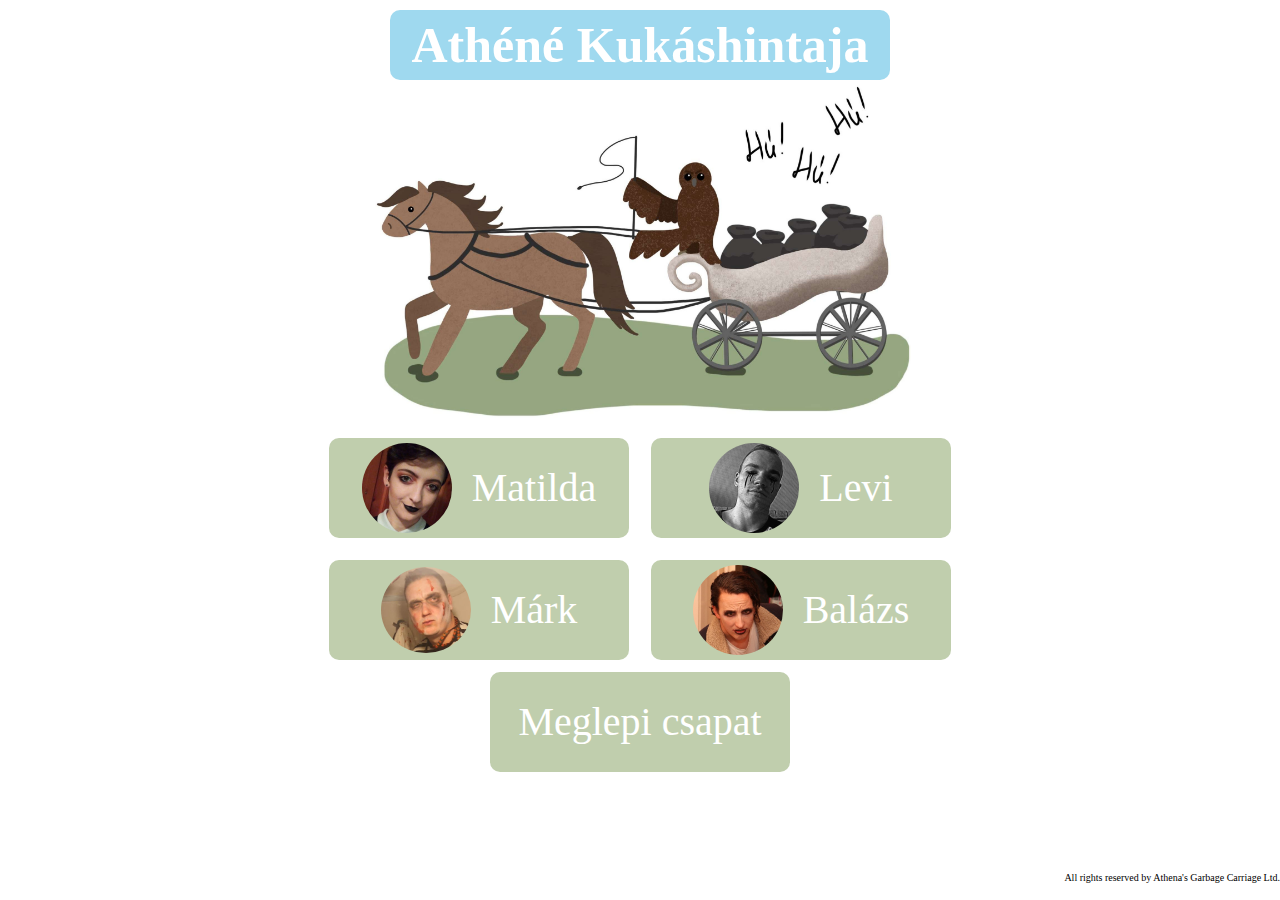
<file: frontend/index.html>
<!DOCTYPE html>
<html lang="en">
  <head>
    <meta charset="UTF-8" />
    <meta http-equiv="X-UA-Compatible" content="IE=edge" />
    <meta name="viewport" content="width=device-width, initial-scale=1.0" />
    <link rel="stylesheet" href="style.css" />
    <title>Athéné Kukáshintaja</title>
  </head>
  <body>
    <div class="title">
      <h1>Athéné Kukáshintaja</h1>
    </div>
    <div class="logo">
      <a href="https://vimeo.com/507491073">
        <img src="pics/logo3.jpg" alt="logo should be here" width="600px"
      /></a>
    </div>
    <table>
      <tr>
        <td>
          <button class="b1">
            <img
              class="img1"
              src="pics/Matilda.jpg"
              width="90px"
              alt="Matilda's pic"
            />

            <p class="p1"><a href="matilda.html">Matilda</a></p>
          </button>
        </td>
        <td>
          <button class="b1">
            <img
              class="img1"
              src="pics/levi.jpg"
              width="90px"
              alt="Levi's pic"
            />
            <p class="p1"><a href="levi.html">Levi</a></p>
          </button>
        </td>
      </tr>
      <tr>
        <td>
          <button class="b1">
            <img
              class="img1"
              src="pics/mark.jpg"
              width="90px"
              alt="Mark's pic"
            />
            <p class="p1"><a href="mark.html">Márk</a></p>
          </button>
        </td>
        <td>
          <button class="b1">
            <img
              class="img1"
              src="pics/balazs.jpg"
              width="90px"
              alt="Balazs's pic"
            />
            <p class="p1"><a href="balazs.html">Balázs</a></p>
          </button>
        </td>
      </tr>
    </table>
    <div class="x2">
      <button class="b2">
        <p class="p1"><a href="masik-csapat.html">Meglepi csapat</a></p>
      </button>
    </div>
    <div class="x3">All rights reserved by Athena's Garbage Carriage Ltd.</div>
  </body>
</html>
</file>
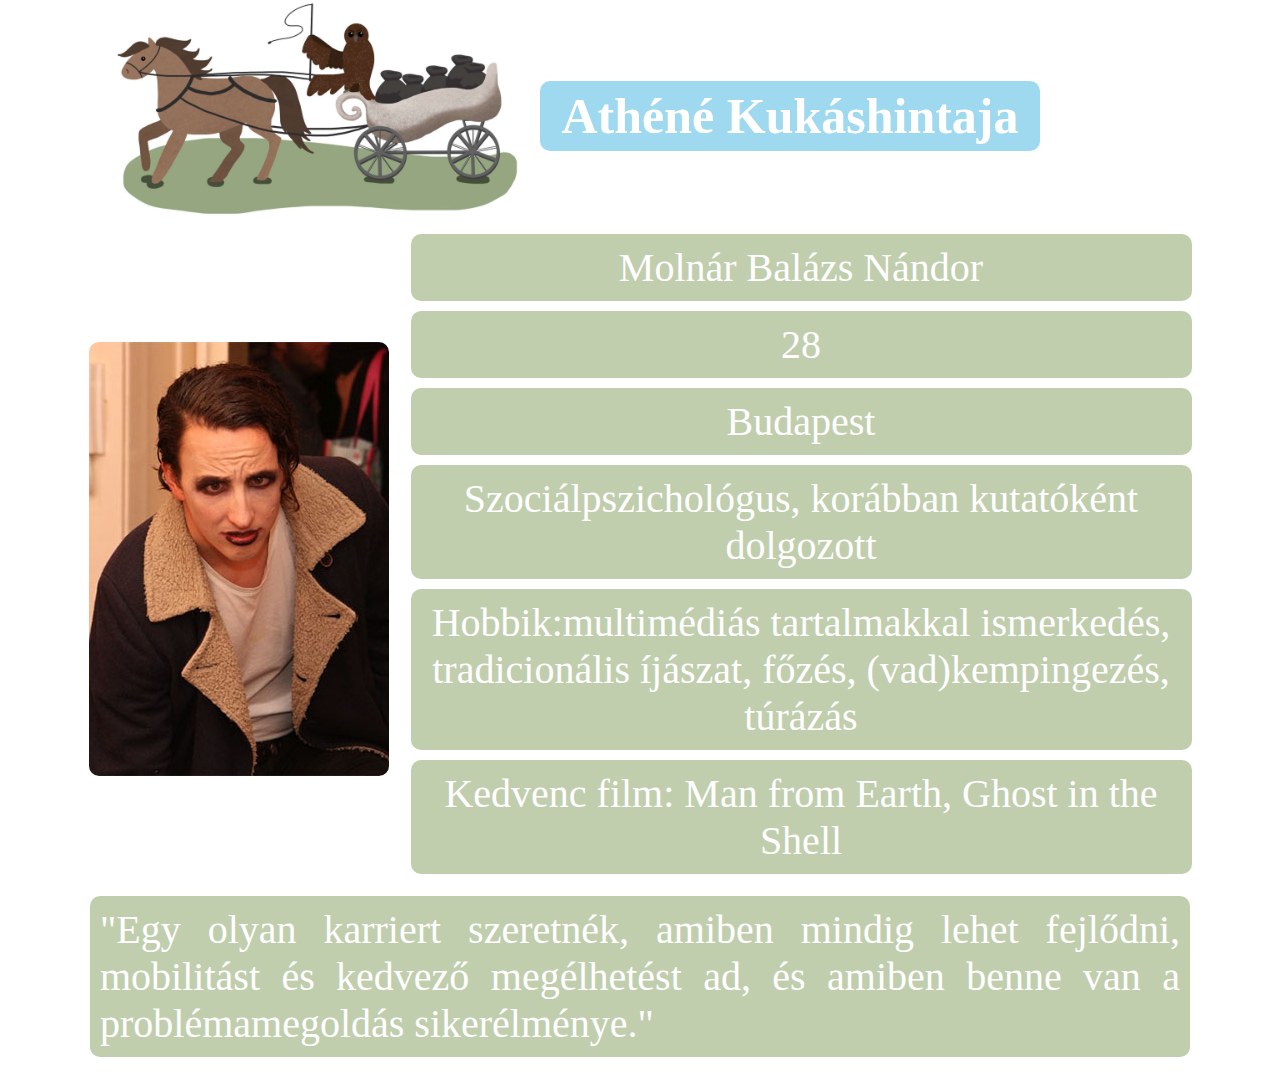
<file: frontend/balazs.html>
<!DOCTYPE html>
<html lang="en">
  <head>
    <meta charset="UTF-8" />
    <meta http-equiv="X-UA-Compatible" content="IE=edge" />
    <meta name="viewport" content="width=device-width, initial-scale=1.0" />
    <link rel="stylesheet" href="style.css" />
    <title>Balázs</title>
  </head>
  <body>
    <span class="title1">
      <a href="index.html">
        <img src="pics/logo2.jpg" alt="logo should be here" width="450px" />
      </a>
      <a href="index.html"><h1>Athéné Kukáshintaja</h1> </a>
    </span>
    <table>
      <tr>
        <td>
          <div class="logo1">
            <img
              class="logo1"
              src="pics/balazs2.jpg"
              width="300px"
              alt="Balazs's pic"
            />
          </div>
        </td>
        <td>
          <p class="p_aloldal">Molnár Balázs Nándor</p>
          <p class="p_aloldal">28</p>
          <p class="p_aloldal">Budapest</p>
          <p class="p_aloldal">
            Szociálpszichológus, korábban kutatóként dolgozott
          </p>
          <p class="p_aloldal">
            Hobbik:multimédiás tartalmakkal ismerkedés, tradicionális íjászat,
            főzés, (vad)kempingezés, túrázás
          </p>
          <p class="p_aloldal">
            Kedvenc film: Man from Earth, Ghost in the Shell
          </p>
        </td>
      </tr>
    </table>
    <div class="logo1">
      <p class="p_aloldal1">
        "Egy olyan karriert szeretnék, amiben mindig lehet fejlődni, mobilitást
        és kedvező megélhetést ad, és amiben benne van a problémamegoldás
        sikerélménye."
      </p>
    </div>
  </body>
</html>
</file>
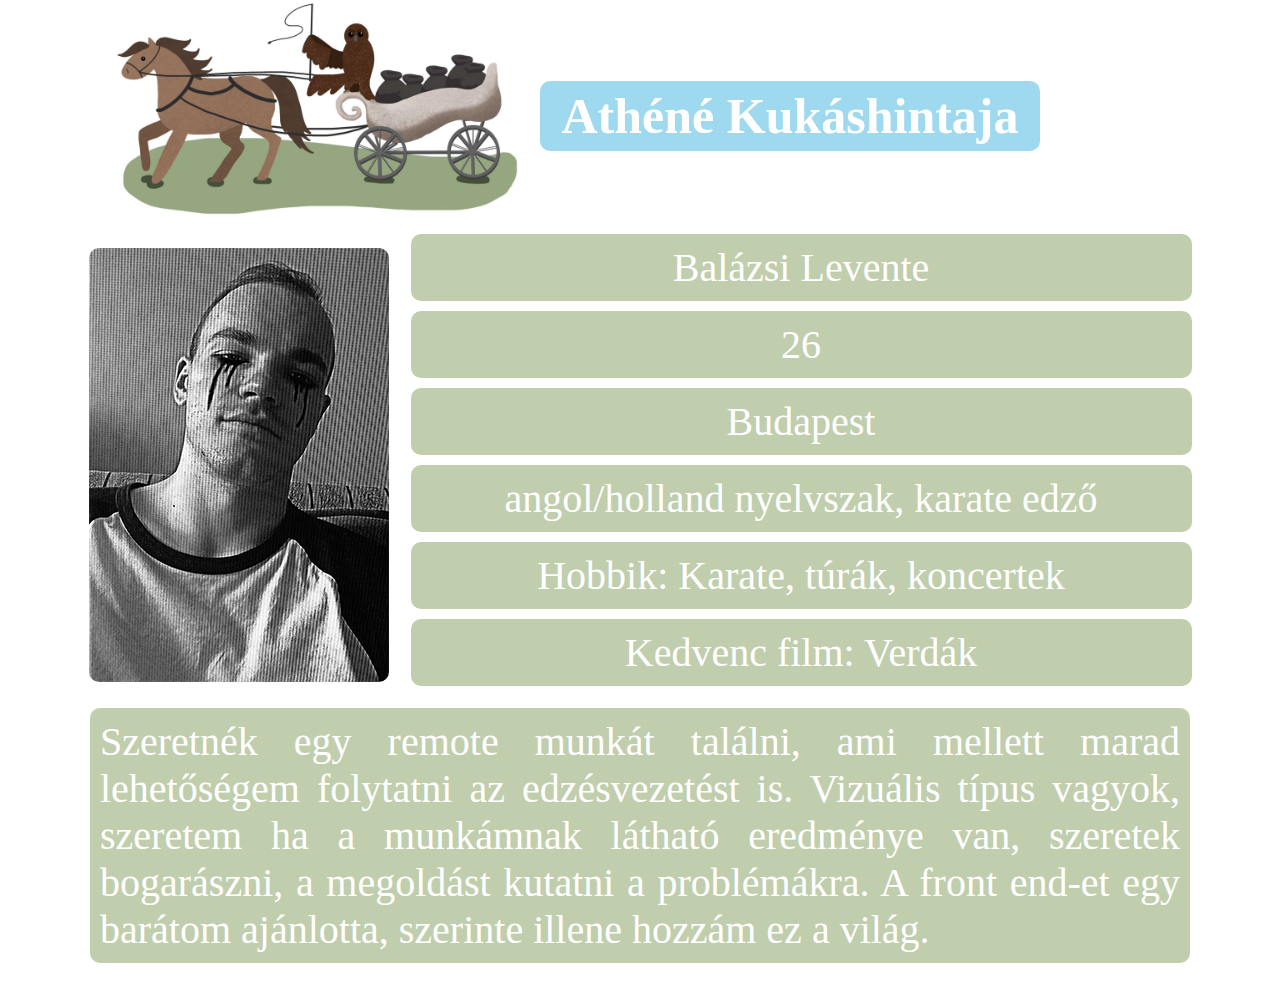
<file: frontend/levi.html>
<!DOCTYPE html>
<html lang="en">
  <head>
    <meta charset="UTF-8" />
    <meta http-equiv="X-UA-Compatible" content="IE=edge" />
    <meta name="viewport" content="width=device-width, initial-scale=1.0" />
    <link rel="stylesheet" href="style.css" />
    <title>Levi</title>
  </head>
  <body>
    <span class="title1">
      <a href="index.html">
        <img src="pics/logo2.jpg" alt="logo should be here" width="450px" />
      </a>
      <a href="index.html"><h1>Athéné Kukáshintaja</h1> </a>
    </span>
    <table>
      <tr>
        <td>
          <div class="logo1">
            <img
              class="logo1"
              src="pics/levi2.jpg"
              width="300px"
              alt="Levi's pic"
            />
          </div>
        </td>
        <td>
          <p class="p_aloldal">Balázsi Levente</p>
          <p class="p_aloldal">26</p>
          <p class="p_aloldal">Budapest</p>
          <p class="p_aloldal">angol/holland nyelvszak, karate edző</p>
          <p class="p_aloldal">Hobbik: Karate, túrák, koncertek</p>
          <p class="p_aloldal">Kedvenc film: Verdák</p>
        </td>
      </tr>
    </table>
    <div class="logo1">
      <p class="p_aloldal1">
        Szeretnék egy remote munkát találni, ami mellett marad lehetőségem
        folytatni az edzésvezetést is. Vizuális típus vagyok, szeretem ha a
        munkámnak látható eredménye van, szeretek bogarászni, a megoldást
        kutatni a problémákra. A front end-et egy barátom ajánlotta, szerinte
        illene hozzám ez a világ.
      </p>
    </div>
  </body>
</html>
</file>
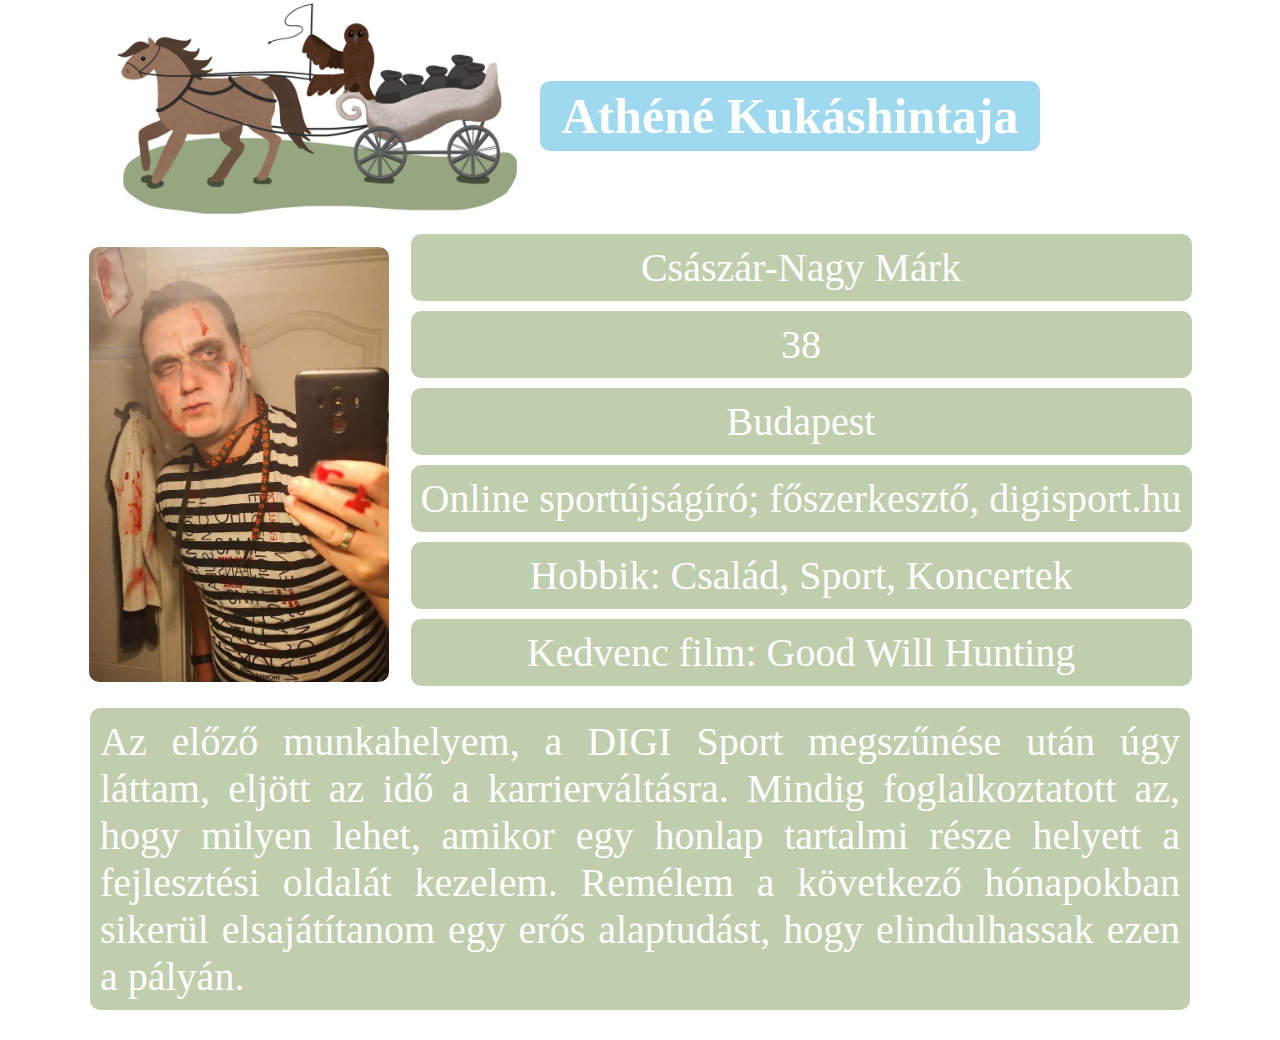
<file: frontend/mark.html>
<!DOCTYPE html>
<html lang="en">
  <head>
    <meta charset="UTF-8" />
    <meta http-equiv="X-UA-Compatible" content="IE=edge" />
    <meta name="viewport" content="width=device-width, initial-scale=1.0" />
    <link rel="stylesheet" href="style.css" />
    <title>Márk</title>
  </head>
  <body>
    <span class="title1">
      <a href="index.html">
        <img src="pics/logo2.jpg" alt="logo should be here" width="450px" />
      </a>
      <a href="index.html"><h1>Athéné Kukáshintaja</h1> </a>
    </span>
    <table>
      <tr>
        <td>
          <div class="logo1">
            <img
              class="logo1"
              src="pics/mark2.jpg"
              width="300px"
              alt="Mark's pic"
            />
          </div>
        </td>
        <td>
          <p class="p_aloldal">Császár-Nagy Márk</p>
          <p class="p_aloldal">38</p>
          <p class="p_aloldal">Budapest</p>
          <p class="p_aloldal">
            Online sportújságíró; főszerkesztő, digisport.hu
          </p>
          <p class="p_aloldal">Hobbik: Család, Sport, Koncertek</p>
          <p class="p_aloldal">Kedvenc film: Good Will Hunting</p>
        </td>
      </tr>
    </table>
    <div class="logo1">
      <p class="p_aloldal1">
        Az előző munkahelyem, a DIGI Sport megszűnése után úgy láttam, eljött az
        idő a karrierváltásra. Mindig foglalkoztatott az, hogy milyen lehet,
        amikor egy honlap tartalmi része helyett a fejlesztési oldalát kezelem.
        Remélem a következő hónapokban sikerül elsajátítanom egy erős
        alaptudást, hogy elindulhassak ezen a pályán.
      </p>
    </div>
  </body>
</html>
</file>
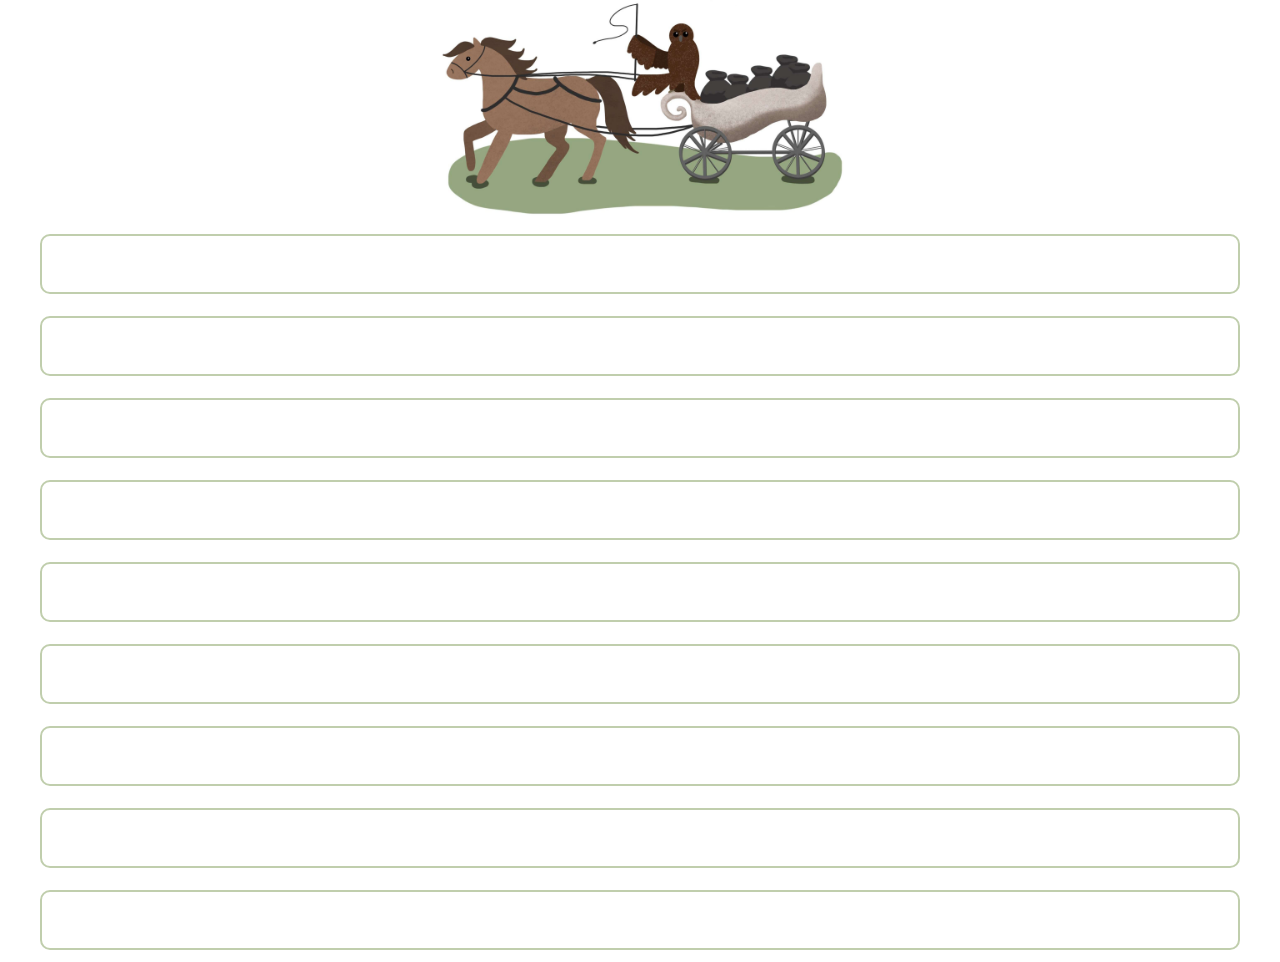
<file: frontend/masik-csapat.html>
<!DOCTYPE html>
<html lang="en">
  <head>
    <meta charset="UTF-8" />
    <meta http-equiv="X-UA-Compatible" content="IE=edge" />
    <meta name="viewport" content="width=device-width, initial-scale=1.0" />
    <link rel="stylesheet" href="style.css" />
    <title>Meglepi csapat</title>
  </head>
  <body>
    <script type="text/javascript">
      function onButtonClick (event) {
      event.target.classList.add("pink");
    } 
 </script>
 <span class="title2">
      <a href="index.html">
        <img class="img3" src="pics/logo2.jpg" alt="logo should be here" width="450px" />
      </a>
    </span>
    <div class="x4">
        <table>
          <tr>
            <td>
              <button class="p2" onclick="onButtonClick(event)">Egy tag azért jött a Codecoolra, mert weboldalakat szeretne fejleszteni.</button>
            </td> 
          </tr> 
          <tr>
            <td>
              <button class="p2" onclick="onButtonClick(event)">50% pilóta akart lenni kiskorában, a többi agykutató, Sims-fejlesztő.</button>
            </td>
          </tr>      
        <td>
          <button class="p2" onclick="onButtonClick(event)">Valakinek a csoportban 30 éves koráig volt tejfoga.</button>
        </td>
        </tr>        
        <td>
          <button class="p2" onclick="onButtonClick(event)">Van közöttük egy ex-hímezdemanager.</button>
        </td>
        </tr>        
        <td>
          <button class="p2" onclick="onButtonClick(event)">Egyikük nagy szobanövény kedvelő.</button>
        </td>
        </tr>        
        <td>
          <button class="p2" onclick="onButtonClick(event)">Egyikük az inverz Sting: amerikai állampolgár, de Angliában élt.</button>
        </td>
        </tr>        
        <td>
          <button class="p2" onclick="onButtonClick(event)">Van köztük barista és rendőr.</button>
        </td>
        </tr>        
        <td>
          <button class="p2" onclick="onButtonClick(event)">Mindegyikük külföldön képzeli el a jövőjét.</button>
        </td>
        </tr>     
        <tr>
          <td>
            <button class="p2" onclick="onButtonClick(event)"> CROSS THE BORDER </button>
          </td>
        </tr>   
        </table>
      </div>
  </body>
</html>
</file>
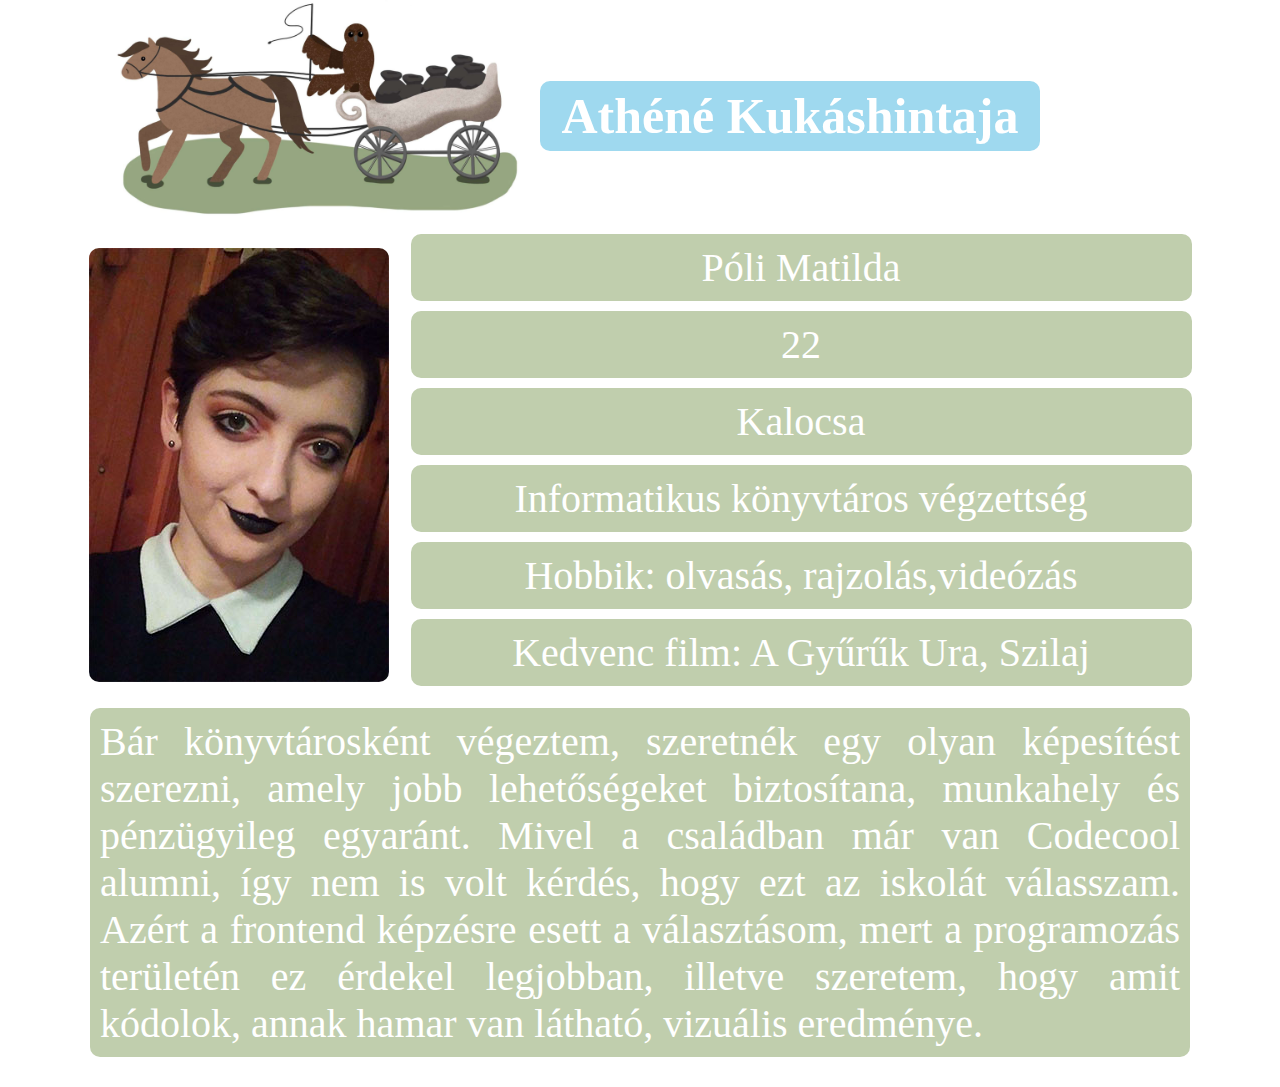
<file: frontend/matilda.html>
<!DOCTYPE html>
<html lang="en">
  <head>
    <meta charset="UTF-8" />
    <meta http-equiv="X-UA-Compatible" content="IE=edge" />
    <meta name="viewport" content="width=device-width, initial-scale=1.0" />
    <link rel="stylesheet" href="style.css" />
    <title>Matilda</title>
  </head>
  <body>
    <span class="title1">
      <a href="index.html">
        <img src="pics/logo2.jpg" alt="logo should be here" width="450px" />
      </a>
      <a href="index.html"><h1>Athéné Kukáshintaja</h1> </a>
    </span>
    <table>
      <tr>
        <td>
          <div class="logo1">
            <img
              class="logo1"
              src="pics/matilda2.jpg"
              width="300px"
              alt="Matilda's pic"
            />
          </div>
        </td>
        <td>
          <p class="p_aloldal">Póli Matilda</p>
          <p class="p_aloldal">22</p>
          <p class="p_aloldal">Kalocsa</p>
          <p class="p_aloldal">Informatikus könyvtáros végzettség</p>
          <p class="p_aloldal">Hobbik: olvasás, rajzolás,videózás</p>
          <p class="p_aloldal">Kedvenc film: A Gyűrűk Ura, Szilaj</p>
        </td>
      </tr>
    </table>
    <div class="logo1">
      <p class="p_aloldal1">
        Bár könyvtárosként végeztem, szeretnék egy olyan képesítést szerezni,
        amely jobb lehetőségeket biztosítana, munkahely és pénzügyileg egyaránt.
        Mivel a családban már van Codecool alumni, így nem is volt kérdés, hogy
        ezt az iskolát válasszam. Azért a frontend képzésre esett a választásom,
        mert a programozás területén ez érdekel legjobban, illetve szeretem,
        hogy amit kódolok, annak hamar van látható, vizuális eredménye.
      </p>
    </div>
  </body>
</html>
</file>
<file: frontend/style.css>
/* --- start of CSS reset --- */

* {
  margin: 0;
  padding: 0;
  border: 0;
  outline: none;
  box-sizing: border-box;
  background: transparent;
  font-family: inherit;
}

a {
  text-decoration: none;
}

a img {
  border: none;
}

button,
a {
  cursor: pointer;
  color: inherit;
}

textarea {
  resize: none;
}

button,
textarea,
select {
  appearance: none !important;
  border-radius: 0;
}

/* --- end of CSS reset --- */

h1 {
  background-color: #9fd9ef;
  font-size: 50px;
  color: white;
  display: flex;
  justify-content: center;
  margin-top: 10px;
  height: 70px;
  width: 500px;
  align-items: center;
  border-radius: 10px;
}

.title {
  align-items: center;
  display: flex;
  justify-content: center;
}

.logo {
  display: flex;
  justify-content: center;
  align-items: center;
}

table {
  display: flex;
  justify-content: center;
  align-items: center;
}

.b1 {
  background-color: #c0cead;
  width: 300px;
  height: 100px;
  display: flex;
  justify-content: center;
  align-items: center;
  font-size: 40px;
  color: white;
  border-radius: 10px;
}

.b2 {
  background-color: #c0cead;
  width: 300px;
  height: 100px;
  display: flex;
  justify-content: center;
  align-items: center;
  font-size: 40px;
  color: white;
  border-radius: 10px;
  margin: auto;
}

.img1 {
  margin-right: 20px;
  border-radius: 50%;
}

td {
  padding: 10px;
}

.x2 {
  display: flex;
  justify-content: center;
  align-items: center;
  padding-bottom: 100px;
}

.x3 {
  display: flex;
  justify-content: flex-end;
  font-size: x-small;
}

/* aloldalra */

.p_aloldal {
  font-size: 40px;
  background-color: #c0cead;
  margin-bottom: 10px;
  color: white;
  display: flex;
  justify-content: center;
  align-items: center;
  border-radius: 10px;
  padding: 10px;
  width: 781px;
  text-align: center;
}

.p_aloldal1 {
  font-size: 40px;
  background-color: #c0cead;
  margin-bottom: 30px;
  color: white;
  display: flex;
  justify-content: center;
  align-items: center;
  border-radius: 10px;
  width: 1100px;
  padding: 10px;
  text-align: justify;
}

.logo1 {
  display: flex;
  justify-content: center;
  align-items: center;
  border-radius: 10px;
}

.logo2 {
  display: flex;
  justify-content: center;
  align-items: center;
}

.title1 {
  align-items: center;
  display: flex;
  justify-content: center;
  margin-right: 150px;
}

/* Másik csapat */

.x4 {
  display: flex;
  justify-content: center;
  align-items: center;
}

.p2 {
  width: 1200px;
  background-color: white;
  height: 60px;
  display: flex;
  justify-content: center;
  align-items: center;
  font-size: 40px;
  color: white;
  border-radius: 10px;
  border: 2px solid #c0cead;
  transition: all 1.5s;
}

.title2 {
  display: flex;
  justify-content: center;
  align-items: center;
}

.pink {
  background-color: #c0cead;
}
</file>
